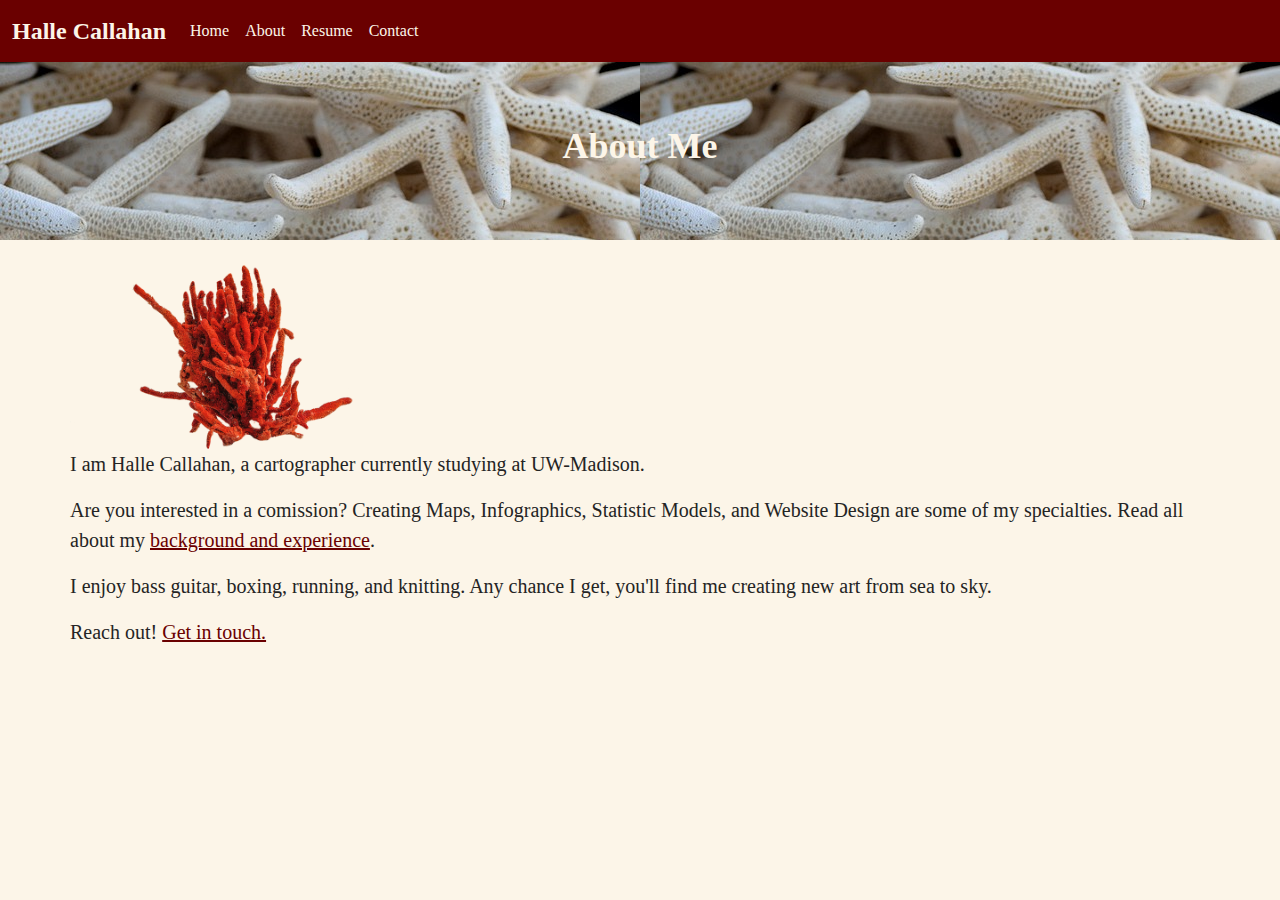
<file: about.html>
<!DOCTYPE html>
<html lang="en">

<head>
    <meta charset="utf-8">
    <meta name="viewport" content="width=device-width, initial-scale=1">
    <title>Halle Callahan</title>
    <!-- <link href='https://fonts.googleapis.com/css?family=PT+Serif:400,700' rel='stylesheet' type='text/css'> -->

    <!--put your Bootstrap stylesheet links below this comment and above style.css-->
    <link rel="stylesheet" href="css/bootstrap.min.css">
    <link rel="stylesheet" href="css/style.css">
</head>

<body>
    <!-- Create the navbar -->
    <nav class="navbar navbar-expand-lg navbar-default">
        <!-- Container inside the navbar header to span the page -->
        <div class="container-fluid">
            <!-- Creates the navbar header -->
            <a class="navbar-brand" href="index.html">Halle Callahan</a>
            <!-- This complex script is just for a hamburger button, which will appear on smaller screens -->
            <button class="navbar-toggler" type="button" data-bs-toggle="collapse" data-bs-target="#navbarNav" aria-controls="navbarNav" aria-expanded="false" aria-label="Toggle navigation">
                <svg width="1em" height="1em" viewBox="0 0 16 16" class="bi bi-list" xmlns="http://www.w3.org/2000/svg">
                    <path fill-rule="evenodd" d="M2.5 11.5A.5.5 0 0 1 3 11h10a.5.5 0 0 1 0 1H3a.5.5 0 0 1-.5-.5zm0-4A.5.5 0 0 1 3 7h10a.5.5 0 0 1 0 1H3a.5.5 0 0 1-.5-.5zm0-4A.5.5 0 0 1 3 3h10a.5.5 0 0 1 0 1H3a.5.5 0 0 1-.5-.5z" /></svg>
                <span class="menu"> Menu</span>
            </button>
            <!-- Links to include in navbar -->
            <div class="collapse navbar-collapse" id="navbarNav">
                <!-- Unordered list for links on navbar -->
                <ul class="navbar-nav">
                    <li class="nav-item">
                        <a class="nav-link active" aria-current="page" href="index.html ">Home</a>
                    </li>
                    <li class="nav-item">
                        <a class="nav-link" href="about.html">About</a>
                    </li>
                    <li class="nav-item">
                        <a class="nav-link" href="resume.html">Resume</a>
                    </li>
                    <li class="nav-item">
                        <a class="nav-link" href="contact.html">Contact</a>
                    </li>
                </ul>
            </div> <!-- end .navbar-collapse -->
        </div> <!-- end .container-fluid -->
    </nav> <!-- end navigation bar -->  

    <div class="jumbotron">
        <div class="container">
            <h2>About Me</h2>
        </div>
    </div>

    <div class="container">
        <div class="row">
            </div> <div class="col-md-3">

                <img src="assets/coral.png" alt="Coral" class="img-responsive" id="about-world" />

            
             </div class="col-md-9">
                <p>
                    I am Halle Callahan, a cartographer currently studying at UW-Madison.
                </p>
                <p>
                    Are you interested in a comission? Creating Maps, Infographics, Statistic Models, and Website Design are some of my specialties. Read all about my <a href="resume.html">background and experience</a>.
                </p>
                <p>
                    I enjoy bass guitar, boxing, running, and knitting. Any chance I get, you'll find me creating new art from sea to sky. 
                </p>
                <p>
                    Reach out! <a href="contact.html">Get in touch.</a>
                </p>
            </div>
        </div>
    </div>

    <!--put your external script links here-->
    <script type="text/javascript" src="lib/jquery-3.5.1.min.js"></script>
    <script type="text/javascript" src="lib/bootstrap.min.js"></script>
</body>

</html>
</file>
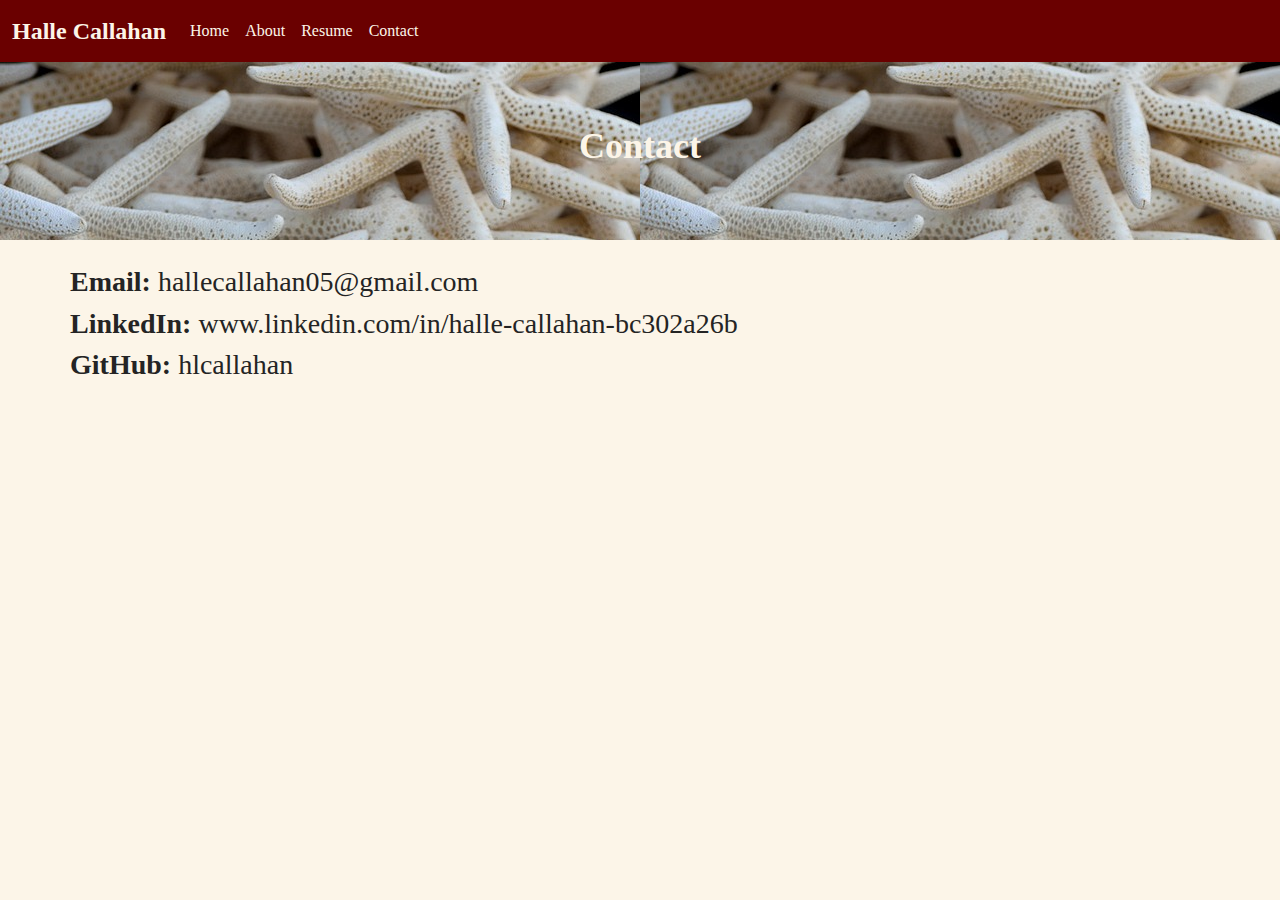
<file: contact.html>
<!DOCTYPE html>
<html lang="en">

<head>
    <meta charset="utf-8">
    <meta name="viewport" content="width=device-width, initial-scale=1">
    <title>Halle Callahan</title>
    <!-- <link href='https://fonts.googleapis.com/css?family=Montserrat:400,700' rel='stylesheet' type='text/css'> -->

    <!--put your Bootstrap stylesheet links below this comment and above style.css-->
    <link rel="stylesheet" href="css/bootstrap.min.css">
    <link rel="stylesheet" href="css/style.css">
</head>

<body>
    <!-- Create the navbar -->
    <nav class="navbar navbar-expand-lg navbar-default">
        <!-- Container inside the navbar header to span the page -->
        <div class="container-fluid">
            <!-- Creates the navbar header -->
            <a class="navbar-brand" href="index.html">Halle Callahan</a>
            <!-- This complex script is just for a hamburger button, which will appear on smaller screens -->
            <button class="navbar-toggler" type="button" data-bs-toggle="collapse" data-bs-target="#navbarNav" aria-controls="navbarNav" aria-expanded="false" aria-label="Toggle navigation">
                <svg width="1em" height="1em" viewBox="0 0 16 16" class="bi bi-list" xmlns="http://www.w3.org/2000/svg">
                    <path fill-rule="evenodd" d="M2.5 11.5A.5.5 0 0 1 3 11h10a.5.5 0 0 1 0 1H3a.5.5 0 0 1-.5-.5zm0-4A.5.5 0 0 1 3 7h10a.5.5 0 0 1 0 1H3a.5.5 0 0 1-.5-.5zm0-4A.5.5 0 0 1 3 3h10a.5.5 0 0 1 0 1H3a.5.5 0 0 1-.5-.5z" /></svg>
                <span class="menu"> Menu</span>
            </button>
            <!-- Links to include in navbar -->
            <div class="collapse navbar-collapse" id="navbarNav">
                <!-- Unordered list for links on navbar -->
                <ul class="navbar-nav">
                    <li class="nav-item">
                        <a class="nav-link active" aria-current="page" href="index.html">Home</a>
                    </li>
                    <li class="nav-item">
                        <a class="nav-link" href="about.html">About</a>
                    </li>
                    <li class="nav-item">
                        <a class="nav-link" href="resume.html">Resume</a>
                    </li>
                    <li class="nav-item">
                        <a class="nav-link" href="contact.html">Contact</a>
                    </li>
                </ul>
            </div> <!-- end .navbar-collapse -->
        </div> <!-- end .container-fluid -->
    </nav> <!-- end navigation bar -->  

    <div class="jumbotron">
        <div class="container">
            <h2>Contact</h2>
        </div>
    </div>

    <div class="container">
        <div class="row">
            <div class="col-md-8 col-md-offset-2 col-xs-10 col-xs-offset-1">
                <h3><strong>Email:</strong> hallecallahan05@gmail.com</h3>
                <h3><strong>LinkedIn:</strong> www.linkedin.com/in/halle-callahan-bc302a26b</h3>
                <h3><strong>GitHub:</strong> hlcallahan</h3>
            </div>
        </div>
    </div>


    <!--put your external script links here-->
    <script type="text/javascript" src="lib/jquery-3.5.1.min.js"></script>
    <script type="text/javascript" src="lib/bootstrap.min.js"></script>
</body>
</html>
</file>
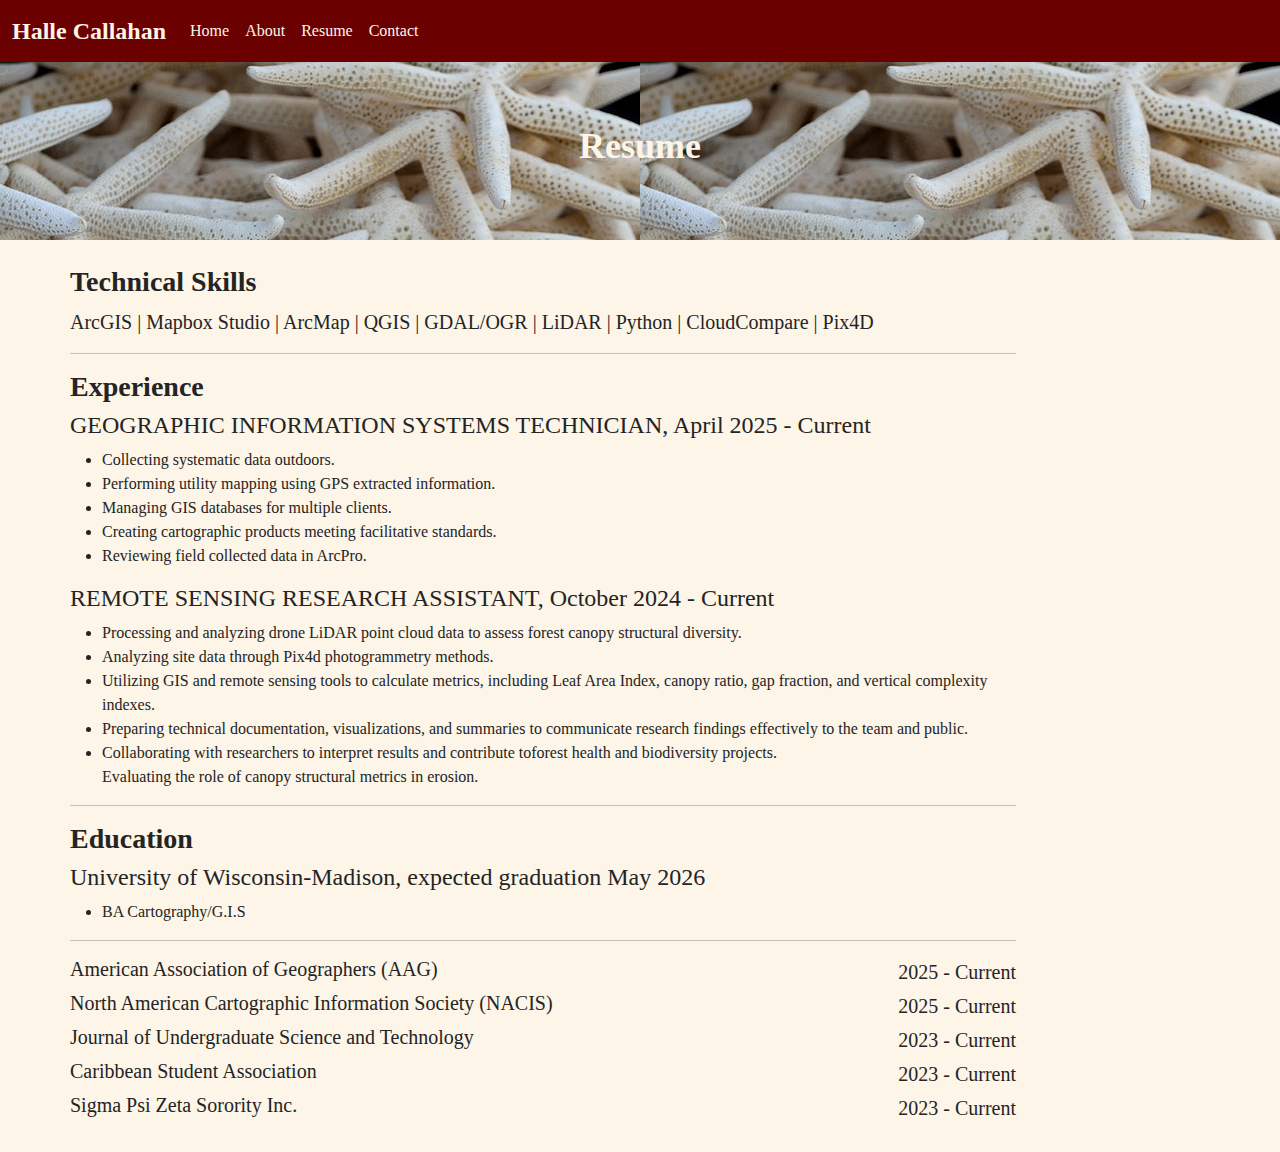
<file: resume.html>
<!DOCTYPE html>
<html lang="en">

<head>
    <meta charset="utf-8">
    <meta name="viewport" content="width=device-width, initial-scale=1">
    <title>Halle Callahan</title>
    <!-- <link href='https://fonts.googleapis.com/css?family=PT+Serif:400,700' rel='stylesheet' type='text/css'> -->

    <!--put your Bootstrap stylesheet links below this comment and above style.css-->
    <link rel="stylesheet" href="css/bootstrap.min.css">
    <link rel="stylesheet" href="css/style.css">
</head>

<body>
    <!-- Create the navbar -->
    <nav class="navbar navbar-expand-lg navbar-default">
        <!-- Container inside the navbar header to span the page -->
        <div class="container-fluid">
            <!-- Creates the navbar header -->
            <a class="navbar-brand" href="index.html">Halle Callahan</a>
            <!-- This complex script is just for a hamburger button, which will appear on smaller screens -->
            <button class="navbar-toggler" type="button" data-bs-toggle="collapse" data-bs-target="#navbarNav" aria-controls="navbarNav" aria-expanded="false" aria-label="Toggle navigation">
                <svg width="1em" height="1em" viewBox="0 0 16 16" class="bi bi-list" xmlns="http://www.w3.org/2000/svg">
                    <path fill-rule="evenodd" d="M2.5 11.5A.5.5 0 0 1 3 11h10a.5.5 0 0 1 0 1H3a.5.5 0 0 1-.5-.5zm0-4A.5.5 0 0 1 3 7h10a.5.5 0 0 1 0 1H3a.5.5 0 0 1-.5-.5zm0-4A.5.5 0 0 1 3 3h10a.5.5 0 0 1 0 1H3a.5.5 0 0 1-.5-.5z" /></svg>
                <span class="menu"> Menu</span>
            </button>
            <!-- Links to include in navbar -->
            <div class="collapse navbar-collapse" id="navbarNav">
                <!-- Unordered list for links on navbar -->
                <ul class="navbar-nav">
                    <li class="nav-item">
                        <a class="nav-link active" aria-current="page" href="index.html">Home</a>
                    </li>
                    <li class="nav-item">
                        <a class="nav-link" href="about.html">About</a>
                    </li>
                    <li class="nav-item">
                        <a class="nav-link" href="resume.html">Resume</a>
                    </li>
                    <li class="nav-item">
                        <a class="nav-link" href="contact.html">Contact</a>
                    </li>
                </ul>
            </div> <!-- end .navbar-collapse -->
        </div> <!-- end .container-fluid -->
    </nav> <!-- end navigation bar -->  

    <div class="jumbotron">
        <div class="container">
            <h2>Resume</h2>
        </div>
    </div>

    <div class="container">
        <div class="row">
            <div class="col-md-10 col-md-offset-1 resume">
                <h3>Technical Skills</h3>
                <p>
                    ArcGIS | Mapbox Studio | ArcMap | QGIS | GDAL/OGR | LiDAR | Python | CloudCompare | Pix4D
                </p>
                <hr>
                <h3>Experience</h3>
                <h4>GEOGRAPHIC INFORMATION SYSTEMS TECHNICIAN, April 2025 - Current</h4>
                <ul>
                    <li>Collecting systematic data outdoors.</li>
                    <li>Performing utility mapping using GPS extracted information.</li>
                    <li>Managing GIS databases for multiple clients.</li>
                    <li>Creating cartographic products meeting facilitative standards.</li>
                    <li>Reviewing field collected data in ArcPro.</li>
                </ul>
                <h4>REMOTE SENSING RESEARCH ASSISTANT, October 2024 - Current</h4>
                <ul>
                    <li>Processing and analyzing drone LiDAR point cloud data to assess forest canopy structural diversity.</li>
                    <li>Analyzing site data through Pix4d photogrammetry methods.</li>
                    <li>Utilizing GIS and remote sensing tools to calculate metrics, including Leaf Area Index, canopy ratio, gap fraction, and vertical complexity indexes.</li>
                    <li>Preparing technical documentation, visualizations, and summaries to communicate research findings effectively to the team and public.</li>
                    <li>Collaborating with researchers to interpret results and contribute toforest health and biodiversity projects.</li> 
                    </li>Evaluating the role of canopy structural metrics in erosion.</li>
                </ul>
                <hr>
                <h3>Education</h3>
                <h4>University of Wisconsin-Madison, expected graduation May 2026</h4>
                <ul>
                    <li>BA Cartography/G.I.S</li>
                </ul>
                <hr>
                 <div class="row mb-1">
        <div class="col-8">
            <h5 class="mb-0">American Association of Geographers (AAG)</h5>
        </div>
        <div class="col-4 text-end">
            <p class="mb-0">2025 - Current</p>
        </div>
    </div>

    <div class="row mb-1">
        <div class="col-8">
            <h5 class="mb-0">North American Cartographic Information Society (NACIS)</h5>
        </div>
        <div class="col-4 text-end">
            <p class="mb-0">2025 - Current</p>
        </div>
    </div>

    <div class="row mb-1">
        <div class="col-8">
            <h5 class="mb-0">Journal of Undergraduate Science and Technology</h5>
        </div>
        <div class="col-4 text-end">
            <p class="mb-0">2023 - Current</p>
        </div>
    </div>

    <div class="row mb-1">
        <div class="col-8">
            <h5 class="mb-0">Caribbean Student Association</h5>
        </div>
        <div class="col-4 text-end">
            <p class="mb-0">2023 - Current</p>
        </div>
    </div>

    <div class="row mb-1">
        <div class="col-8">
            <h5 class="mb-0">Sigma Psi Zeta Sorority Inc.</h5>
        </div>
        <div class="col-4 text-end">
            <p class="mb-0">2023 - Current</p>
        </div>
    </div>
</div>

    <!--put your external script links here-->
    <script type="text/javascript" src="lib/jquery-3.5.1.min.js"></script>
    <script type="text/javascript" src="lib/bootstrap.min.js"></script>
</body>

</html>
</file>
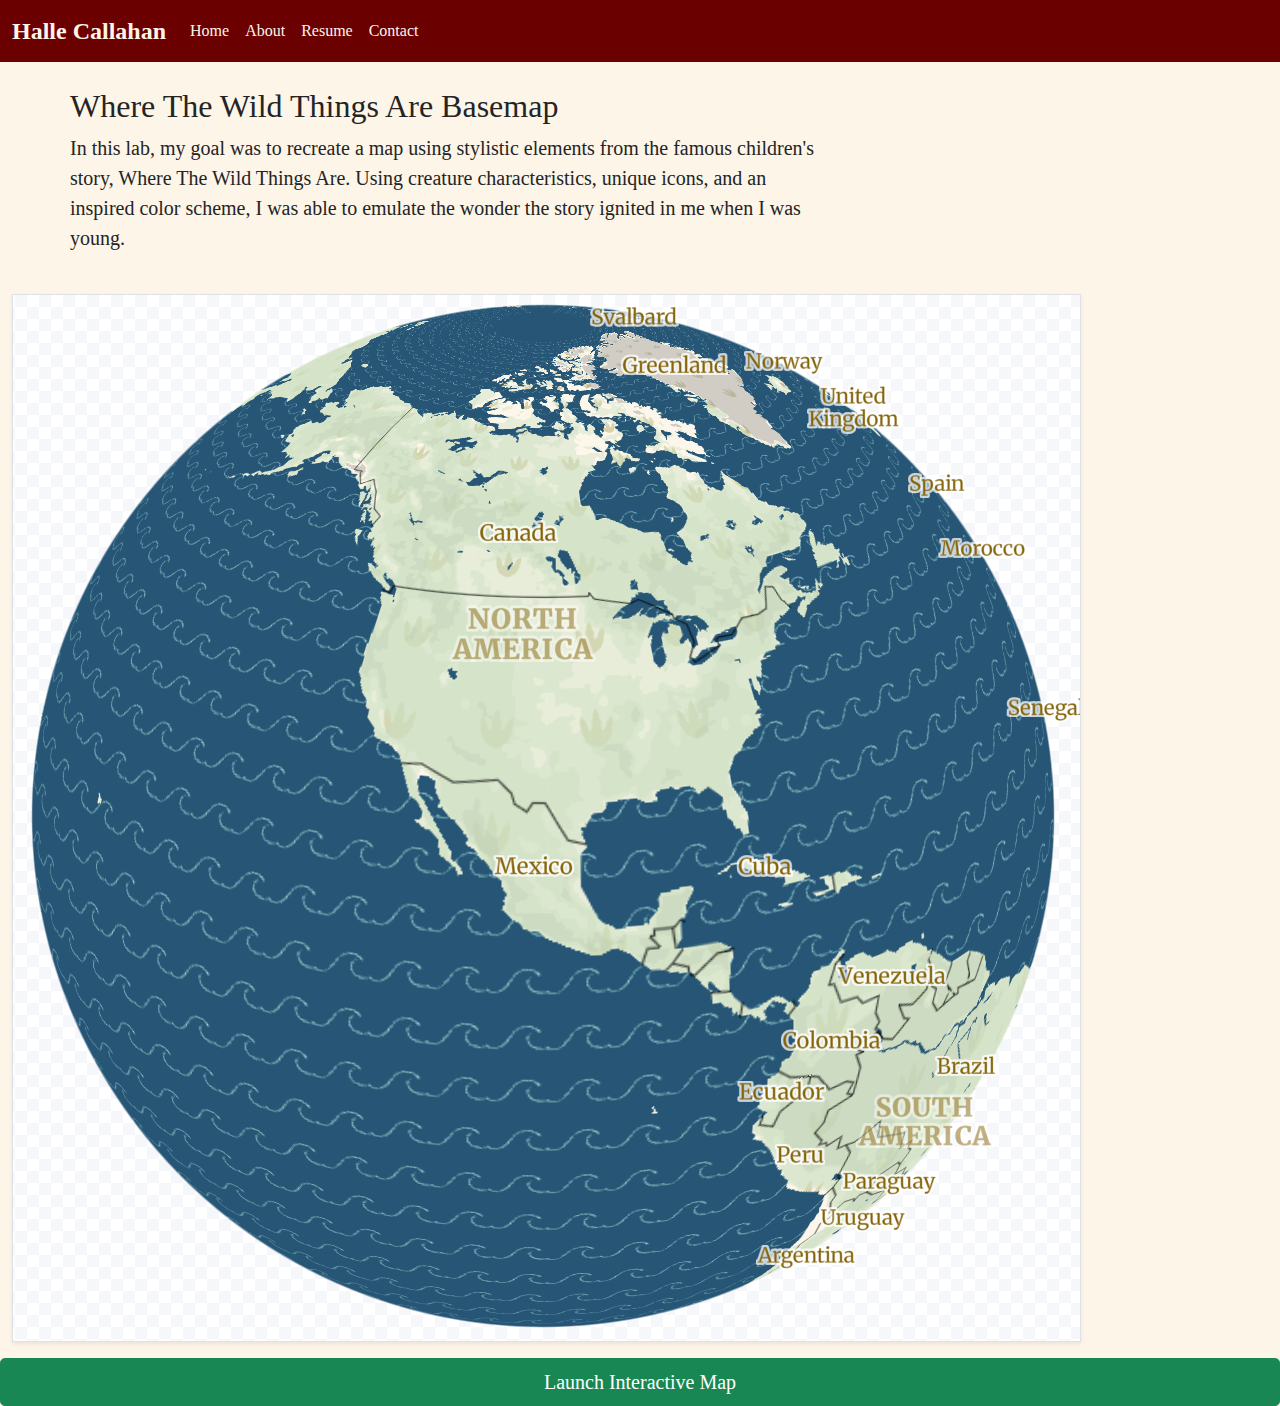
<file: wtwta.html>
<!DOCTYPE html>
<html lang="en">
    
<head>
    <meta charset="utf-8">
    <meta name="viewport" content="width=device-width, initial-scale=1">
    <title>Halle Callahan</title>
    <!-- <link href='https://fonts.googleapis.com/css?family=PT+Serif:400,700' rel='stylesheet' type='text/css'> -->

    <!--put your Bootstrap stylesheet links below this comment and above style.css-->
    <link rel="stylesheet" href="../css/bootstrap.min.css">
    <link rel="stylesheet" href="../css/style.css">
</head>

<body>
    <!-- Create the navbar -->
    <nav class="navbar navbar-expand-lg navbar-default">
        <!-- Container inside the navbar header to span the page -->
        <div class="container-fluid">
            <!-- Creates the navbar header -->
            <a class="navbar-brand" href="index.html">Halle Callahan</a>
            <!-- This complex script is just for a hamburger button, which will appear on smaller screens -->
            <button class="navbar-toggler" type="button" data-bs-toggle="collapse" data-bs-target="#navbarNav" aria-controls="navbarNav" aria-expanded="false" aria-label="Toggle navigation">
                <svg width="1em" height="1em" viewBox="0 0 16 16" class="bi bi-list" xmlns="http://www.w3.org/2000/svg">
                    <path fill-rule="evenodd" d="M2.5 11.5A.5.5 0 0 1 3 11h10a.5.5 0 0 1 0 1H3a.5.5 0 0 1-.5-.5zm0-4A.5.5 0 0 1 3 7h10a.5.5 0 0 1 0 1H3a.5.5 0 0 1-.5-.5zm0-4A.5.5 0 0 1 3 3h10a.5.5 0 0 1 0 1H3a.5.5 0 0 1-.5-.5z" /></svg>
                <span class="menu"> Menu</span>
            </button>
            <!-- Links to include in navbar -->
            <div class="collapse navbar-collapse" id="navbarNav">
                <!-- Unordered list for links on navbar -->
                <ul class="navbar-nav">
                    <li class="nav-item">
                        <a class="nav-link active" aria-current="page" href="index.html">Home</a>
                    </li>
                    <li class="nav-item">
                        <a class="nav-link" href="about.html">About</a>
                    </li>
                    <li class="nav-item">
                        <a class="nav-link" href="resume.html">Resume</a>
                    </li>
                    <li class="nav-item">
                        <a class="nav-link" href="contact.html">Contact</a>
                    </li>
                </ul>
            </div> <!-- end .navbar-collapse -->
        </div> <!-- end .container-fluid -->
    </nav> <!-- end navigation bar -->  

    <div class="container">
        <div class="row">
            <div class="col-md-8">
                <h2 class="portfolio-title">Where The Wild Things Are Basemap</h2>
                <p class="portfolio-description">
                    In this lab, my goal was to recreate a map using stylistic elements from the famous children's story, Where The Wild Things Are. Using creature characteristics, unique icons, and an inspired color scheme, I was able to emulate the wonder the story ignited in me when I was young. 
                </p>
            </div>
        </div>
    </div>
    <div class="container-fluid">
        <div class="row">

            <div class="launch-link">
                <a href="Callahan_WTWTAScrollmap.html" target="_blank" title="Launch Interactive Map">
                    <img src="../assets/HTML-Thumbnail.png" 
                         alt="Click to Launch: Where The Wild Things Are Interactive Map" 
                         class="img-fluid border shadow-sm" />
                </a>
            </div>
            
            <a href="Callahan_WTWTAScrollmap.html" target="_blank" class="btn btn-success btn-lg mt-3">
                Launch Interactive Map
            </a>
        </div>
    </div>


    <!--put your external script links here-->
    <script type="text/javascript" src="../lib/jquery-3.5.1.min.js"></script>
    <script type="text/javascript" src="../lib/bootstrap.min.js"></script>
</body></html>
</file>
<file: css/style.css>
/***** NAVBAR *****/

.navbar {
    background-color: #6a0000;
    border-radius: 0;
}

/* Navbar title */
.navbar-default .navbar-brand {
    color: #fcf5e8;
    font-size: 24px;
    font-weight: bold;
}

/* Navbar hover effects */
.navbar-default .navbar-brand:hover,
.navbar-default .navbar-brand:focus,
.navbar-default .navbar-nav > li > a:hover,
.navbar-default .navbar-nav > li > a:focus {
    color: #d24b1e;
    text-decoration: none;
}

/* Navbar links */
.navbar-default .navbar-nav > li > a {
    color: #fcf5e8;
    font-size: 16px;
    padding: 10px;
}

/* Navbar collapsed styles */
.navbar-toggler {
    color: #fcf5e8;
    border-color: #fcf5e8;
    background-color: #6a0000;
    border-radius: 4px;
    border: 1px solid;
    fill: #fcf5e8;
    font-size: 16px;
    position: relative;
    margin-right: 10px;
}

.navbar-toggler:hover,
.navbar-toggler:focus {
    background-color: #6a0000;
    color: #fcf5e8;
    fill: #fcf5e8;
    border-color: #fcf5e8;

}

/*** JUMBOTRON ***/

.jumbotron {
    background-image: url("../assets/Starfish.jpg"); 
    text-align: center;
    color: #fcf5e8;
    padding: 3%;
    border-radius: 0px;
}

.jumbotron h2 {
    font-size: 36px;
    font-weight: bold;
}

.img-responsive{
    width:100%;
}

/*** CARD ***/

.card {
    background-color: #fcf5e8;
    border-color: #6a0000;
    border-width: 1px;
    width: 100%;
}

.card:hover {
    border-color: #d24b1e;
}

/*** Basic Text Styles ***/

#about-world {
    max-width: 100%;
}

.resume h3 {
    font-weight: bold;
}


hr {
    border-color: #fcf5e8;
    border-width: 2px;
}

p {
    font-size: 20px;
}

a {
    color: #6a0000;
}

a:hover {
    color: #d24b1e;
}

.container{
    padding:25px 0;
}

body {

    font-family: 'Century Schoolbook', serif;
    background-color: #fcf5e8;
    color: #242424;
}
</file>
